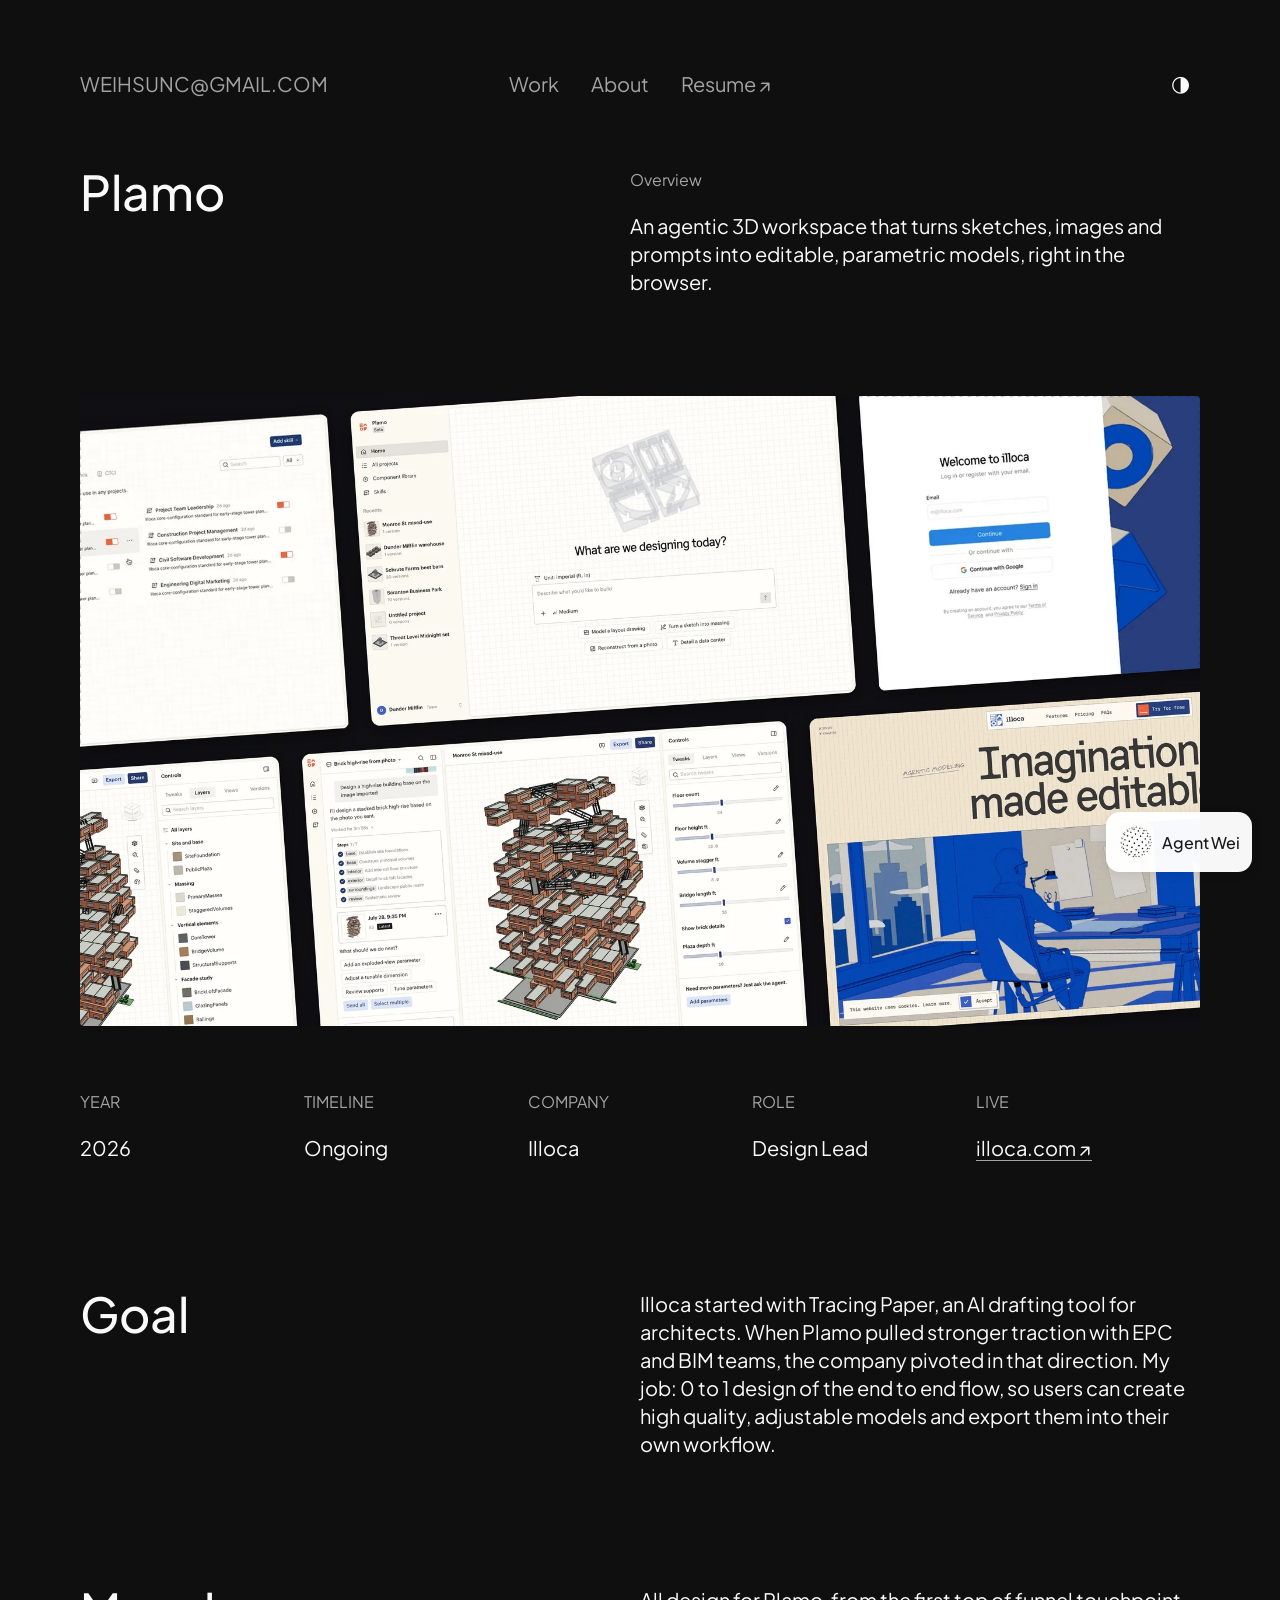
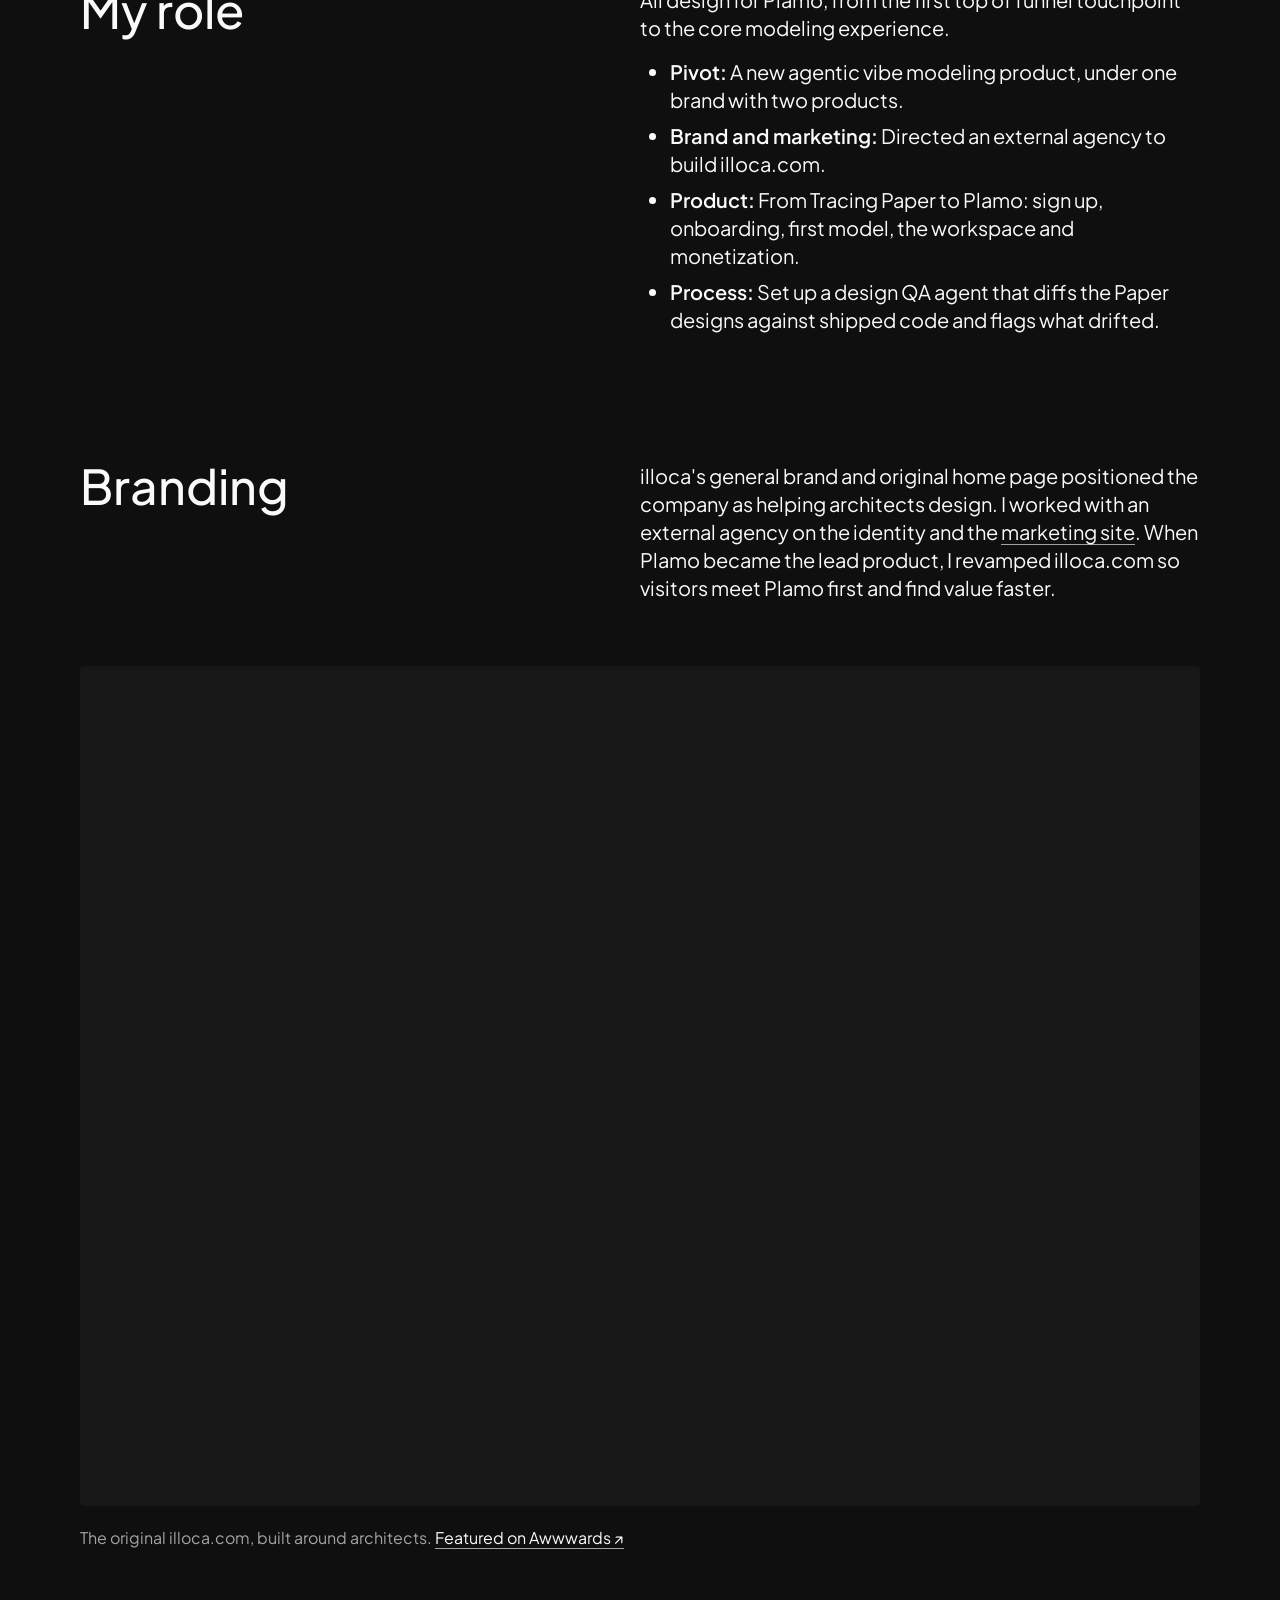
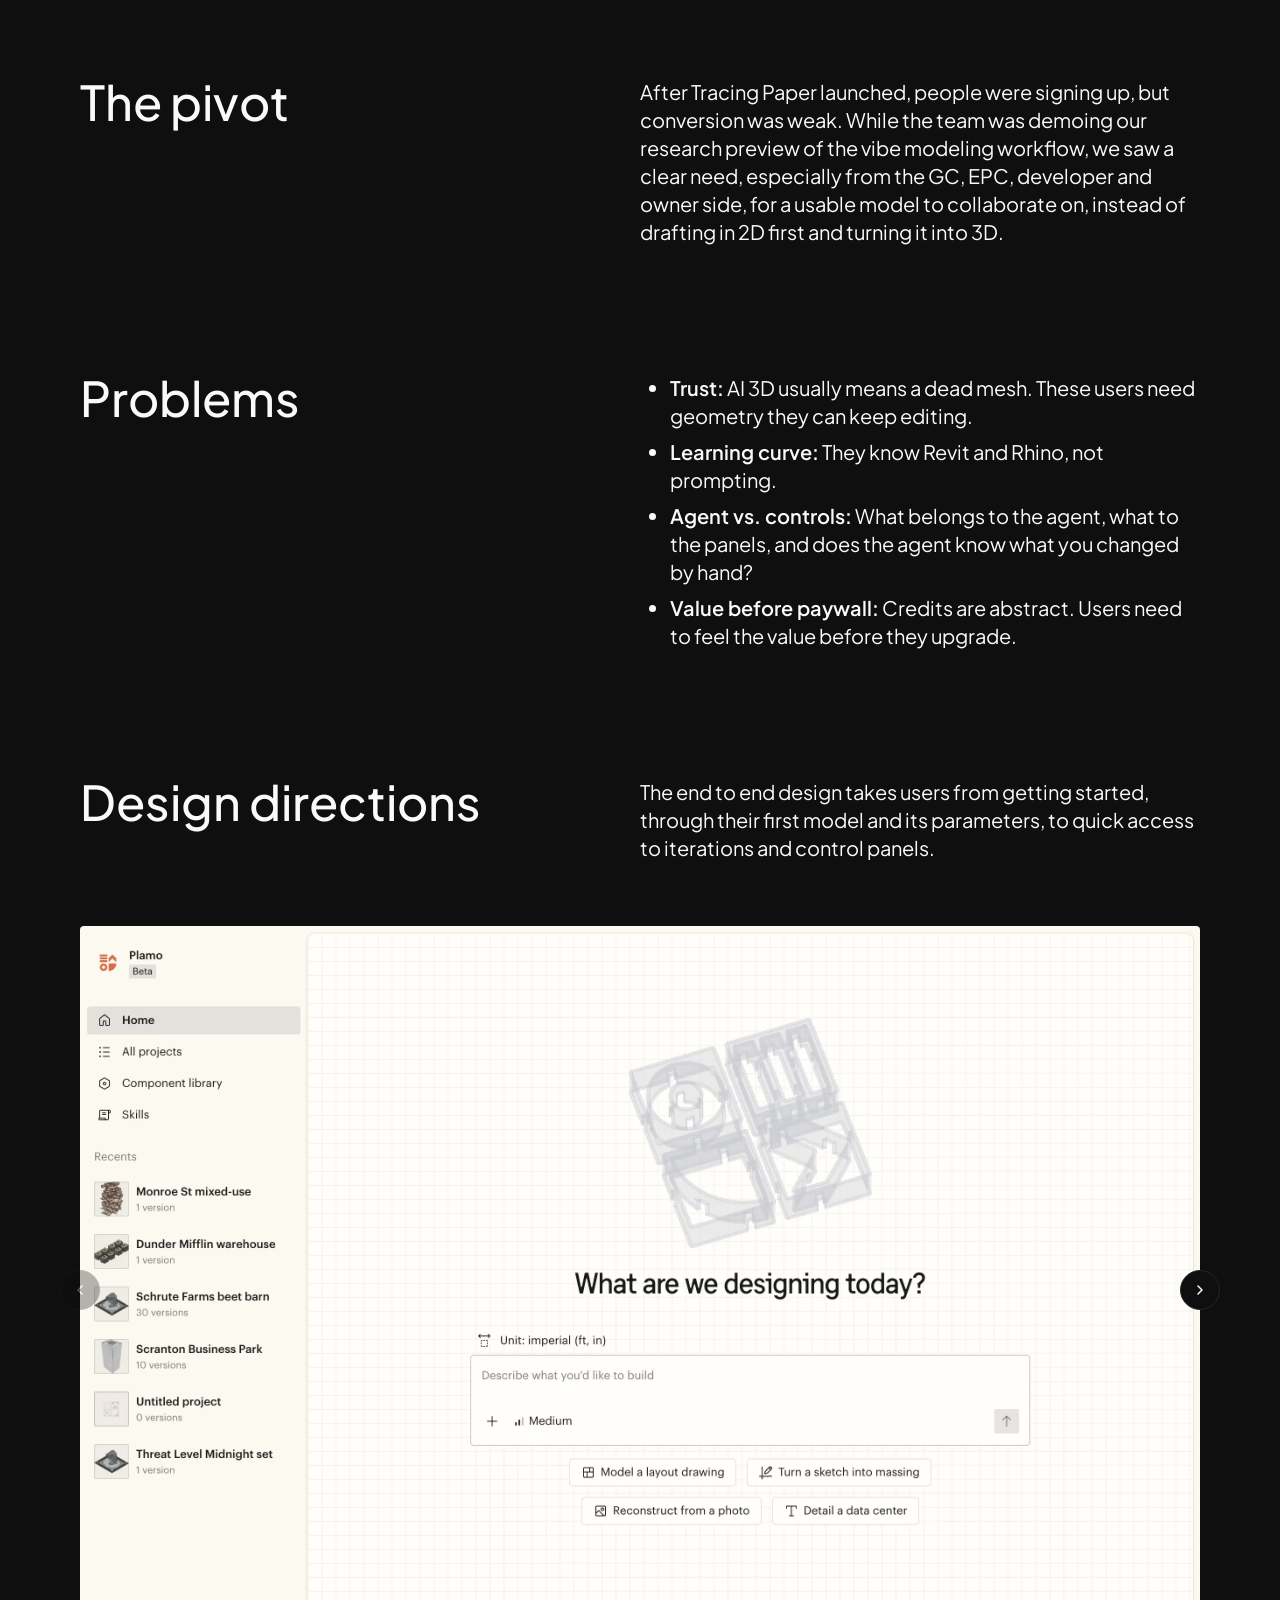
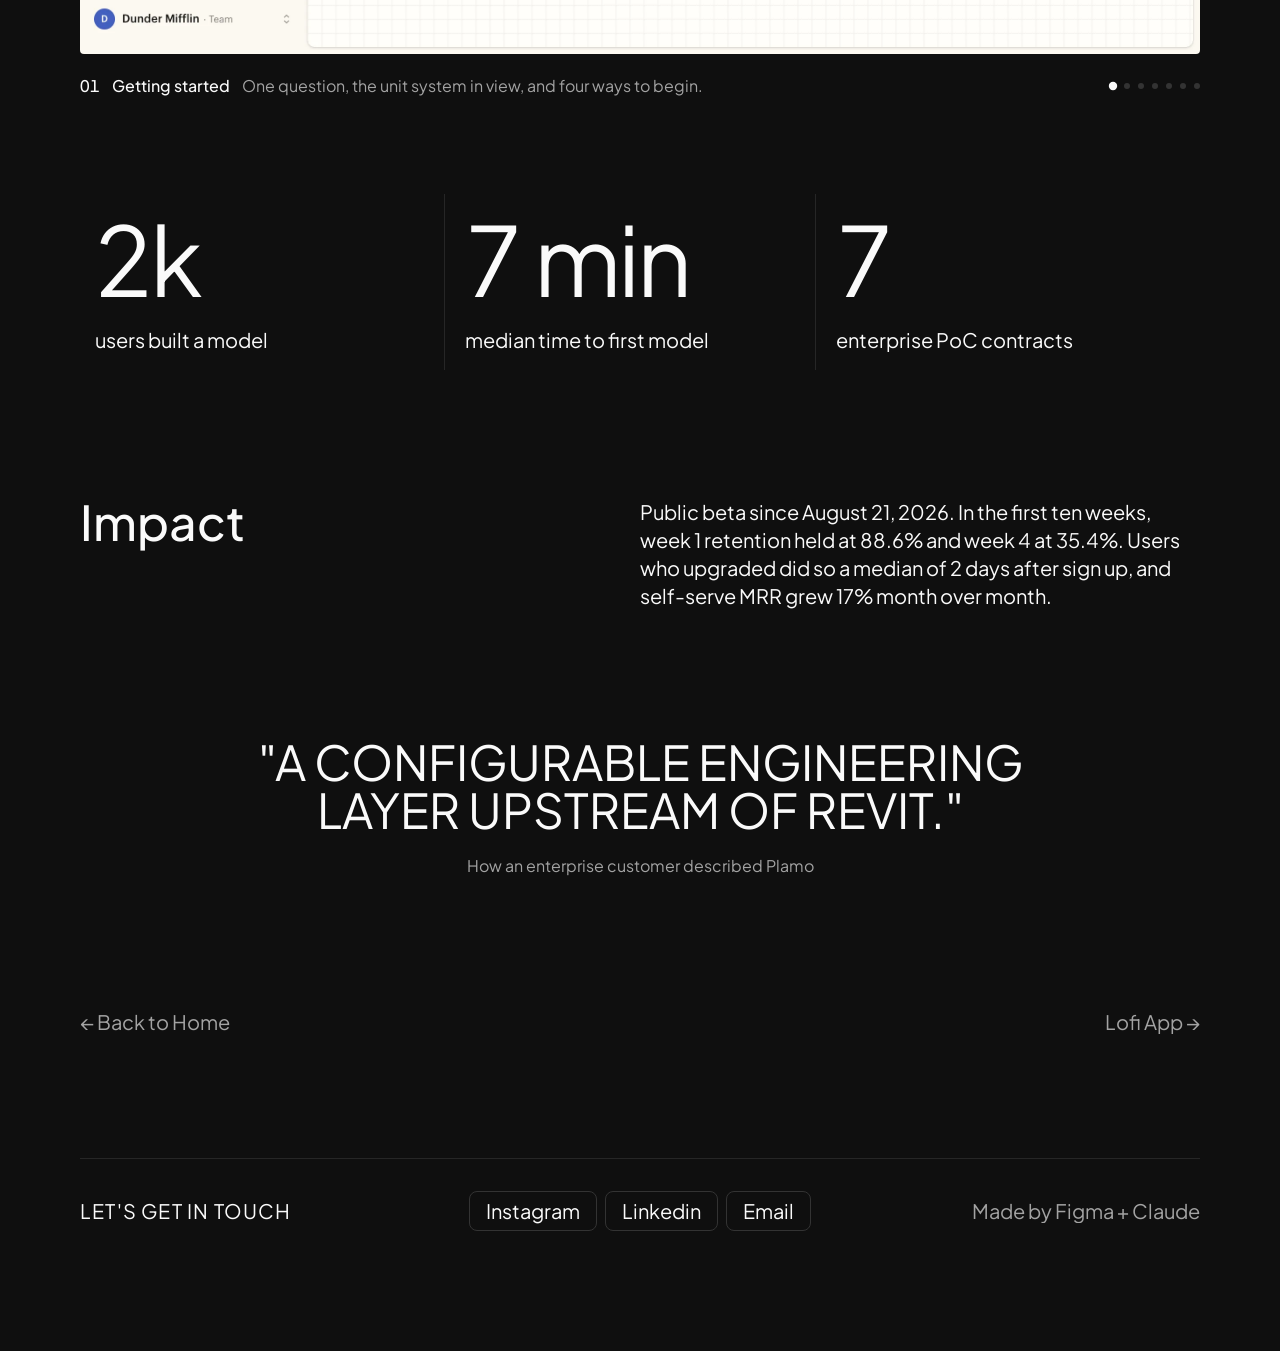
<file: plamo.html>
<!DOCTYPE html>
<html lang="en">
<head>
  <meta charset="UTF-8" />
  <meta name="viewport" content="width=device-width, initial-scale=1.0" />
  <title>Plamo — Wei-Hsun Chen</title>
  <meta name="description" content="Plamo by Illoca: an agentic 3D workspace that turns sketches, images and prompts into editable, parametric models in the browser. Design lead case study by Wei-Hsun Chen." />
  <meta name="robots" content="noindex" />
  <link rel="icon" type="image/x-icon" href="images/favicon.ico" />
  <link rel="icon" type="image/png" sizes="32x32" href="images/favicon-32x32.png" />
  <link rel="apple-touch-icon" sizes="180x180" href="images/apple-touch-icon.png" />

  <link rel="preconnect" href="https://fonts.googleapis.com" />
  <link rel="preconnect" href="https://fonts.gstatic.com" crossorigin />
  <link href="https://fonts.googleapis.com/css2?family=Plus+Jakarta+Sans:wght@300;400;500;600;700;800&display=swap" rel="stylesheet" />
  <link rel="stylesheet" href="shared.css" />
  <link rel="stylesheet" href="chatbot.css" />
  <link rel="stylesheet" href="talk.css" />

  <!-- Prevent theme flash -->
  <script>(function(){var t=localStorage.getItem('theme')||'dark';document.documentElement.setAttribute('data-theme',t);})();</script>

  <!-- Vercel Web Analytics -->
  <script defer src="https://cdn.vercel-insights.com/v1/script.js"></script>

  <style>
    /* ─── Plamo brand accent (illoca rust orange) ───────────── */
    :root { --plamo: #EC633D; --plamo-paper: #FEF9F1; }

    /* ─── Wider nav + content for project pages ───────────── */
    nav { padding: 64px 80px 0; }
    .pp-content { padding: 0 80px; }

    /* ─── Overview ───────────────────────────────────────── */
    .pp-overview {
      display: flex;
      align-items: flex-start;
      padding: 64px 0 100px;
    }
    .pp-overview-title {
      flex: 1 0 0;
      font-size: 48px;
      font-weight: 500;
      line-height: 1;
      max-width: 633px;
    }
    .pp-overview-right {
      flex: 1 0 0;
      display: flex;
      flex-direction: column;
      gap: 20px;
      max-width: 633px;
      padding-right: 20px;
    }
    .pp-overview-label { font-size: 16px; line-height: 24px; color: var(--muted-foreground); }
    .pp-overview-desc  { font-size: 20px; line-height: 28px; }

    /* ─── Cover image ────────────────────────────────────── */
    .pp-cover {
      aspect-ratio: 16 / 9;
      width: 100%;
      overflow: hidden;
      border-radius: 4px;
      cursor: none !important;
    }
    .pp-cover img { width: 100%; height: 100%; object-fit: cover; object-position: center; }

    /* ─── Meta row ───────────────────────────────────────── */
    .pp-meta {
      display: flex;
      align-items: flex-start;
      flex-wrap: wrap;
      gap: 40px 0;
      padding: 64px 0;
    }
    .pp-meta-item {
      flex: 1 0 0;
      min-width: 200px;
      display: flex;
      flex-direction: column;
      gap: 20px;
      padding-right: 20px;
    }
    .pp-meta-label { font-size: 16px; line-height: 24px; color: var(--muted-foreground); }
    .pp-meta-value { font-size: 20px; line-height: 28px; }
    .pp-meta-value a {
      color: inherit;
      border-bottom: 1px solid var(--muted-foreground);
      transition: border-color 150ms ease;
    }
    .pp-meta-value a:hover { border-color: var(--foreground); }

    /* ─── Two-col section ────────────────────────────────── */
    .pp-title-section {
      display: flex;
      align-items: flex-start;
      justify-content: space-between;
      padding: 64px 0;
    }
    .pp-section-title {
      flex: 1 0 0;
      font-size: 48px;
      font-weight: 500;
      line-height: 1;
    }
    .pp-section-desc {
      flex: 1 0 0;
      font-size: 20px;
      line-height: 28px;
      max-width: 720px;
    }
    .pp-section-desc p + p { margin-top: 24px; }
    .pp-section-desc ul { list-style: disc; padding-left: 30px; margin-top: 16px; }
    .pp-section-desc ul li { font-size: 20px; line-height: 28px; margin-bottom: 8px; }
    .pp-section-desc ul li:last-child { margin-bottom: 0; }
    .pp-section-desc strong { font-weight: 600; }
    .pp-section-desc a {
      color: inherit;
      border-bottom: 1px solid var(--muted-foreground);
      transition: border-color 150ms ease;
    }
    .pp-section-desc a:hover { border-color: var(--foreground); }

    /* ─── Text blocks ────────────────────────────────────── */
    .pp-text { padding-bottom: 64px; }
    .pp-text p { font-size: 20px; line-height: 28px; }
    .pp-text p + p { margin-top: 24px; }
    .pp-text ul { list-style: disc; padding-left: 30px; margin: 24px 0 0; }
    .pp-text ul li { font-size: 20px; line-height: 28px; margin-bottom: 8px; }
    .pp-text ul li:last-child { margin-bottom: 0; }
    .pp-text strong { font-weight: 600; }
    .pp-text .pp-eyebrow {
      font-size: 16px;
      line-height: 24px;
      color: var(--muted-foreground);
      margin-bottom: 12px;
    }

    /* ─── Flow carousel ──────────────────────────────────── */
    .pp-carousel { position: relative; padding-bottom: 64px; }
    .pp-carousel-track-wrap { overflow: hidden; border-radius: 4px; background: var(--card); }
    .pp-carousel-track {
      display: flex;
      transition: transform 400ms cubic-bezier(0.4, 0, 0.2, 1);
    }
    .pp-carousel-slide { flex: 0 0 100%; aspect-ratio: 1280 / 832; cursor: none !important; }
    .pp-carousel-slide img { width: 100%; height: 100%; object-fit: cover; display: block; }
    .pp-carousel-meta {
      display: flex;
      align-items: flex-start;
      justify-content: space-between;
      gap: 24px;
      margin-top: 20px;
    }
    .pp-carousel-label {
      display: flex;
      gap: 12px;
      font-size: 16px;
      line-height: 24px;
      color: var(--muted-foreground);
    }
    .pp-carousel-label strong { color: var(--foreground); font-weight: 500; white-space: nowrap; }
    .pp-carousel-num { color: var(--foreground); font-weight: 500; font-variant-numeric: tabular-nums; }
    .pp-carousel-dots { display: flex; gap: 8px; padding-top: 9px; flex-shrink: 0; }
    .pp-carousel-dot {
      width: 6px; height: 6px; border-radius: 50%;
      background: var(--border-subtle); border: none; padding: 0; cursor: pointer;
      transition: background 200ms ease, transform 200ms ease;
    }
    .pp-carousel-dot.active { background: var(--foreground); transform: scale(1.4); }
    .pp-carousel-btn {
      position: absolute; top: 50%; transform: translateY(calc(-50% - 54px));
      width: 40px; height: 40px; border-radius: 50%;
      background: var(--background); border: 1px solid var(--border);
      color: var(--foreground); cursor: pointer;
      display: flex; align-items: center; justify-content: center;
      transition: background 150ms ease, opacity 150ms ease;
      z-index: 1;
    }
    .pp-carousel-btn:hover { background: var(--muted); }
    .pp-carousel-btn.disabled { opacity: 0.3; pointer-events: none; }
    .pp-carousel-btn-prev { left: -20px; }
    .pp-carousel-btn-next { right: -20px; }

    /* ─── Homepage video ─────────────────────────────────── */
    .pp-video {
      aspect-ratio: 4 / 3;
      width: 100%;
      overflow: hidden;
      border-radius: 4px;
      margin-bottom: 64px;
      background: var(--card);
    }
    .pp-video video { width: 100%; height: 100%; object-fit: cover; display: block; }

    /* ─── Caption ────────────────────────────────────────── */
    .pp-caption {
      font-size: 16px;
      line-height: 24px;
      color: var(--muted-foreground);
      margin: -44px 0 64px;
    }
    .pp-caption a {
      color: var(--foreground);
      border-bottom: 1px solid var(--muted-foreground);
      transition: border-color 150ms ease;
    }
    .pp-caption a:hover { border-color: var(--foreground); }

    /* ─── Stats row ──────────────────────────────────────── */
    .pp-stats {
      display: flex;
      gap: 20px;
      padding: 32px 15px 64px;
    }
    .pp-stat {
      flex: 1 0 0;
      display: flex;
      flex-direction: column;
      gap: 20px;
      padding: 16px 16px 16px 0;
      border-right: 1px solid var(--border);
    }
    .pp-stat:last-child { border-right: none; }
    .pp-stat-number {
      font-size: 96px;
      line-height: 1;
      font-weight: 400;
      letter-spacing: -0.03em;
      font-variant-numeric: tabular-nums;
      white-space: nowrap;
    }
    .pp-stat-number small { font-size: 0.42em; letter-spacing: 0; margin-left: 6px; }
    .pp-stat-label { font-size: 20px; line-height: 28px; }

    /* ─── Impact list ────────────────────────────────────── */
    .pp-quote {
      padding: 64px 0;
      margin: 0 0 32px;
      text-align: center;
    }
    .pp-quote p {
      font-size: 48px;
      font-weight: 400;
      line-height: 1;
      text-transform: uppercase;
      color: var(--foreground);
      max-width: 900px;
      margin: 0 auto;
    }
    .pp-quote cite {
      display: block;
      margin-top: 20px;
      font-size: 16px;
      line-height: 24px;
      font-style: normal;
      color: var(--muted-foreground);
    }

    /* ─── Bottom navigation ──────────────────────────────── */
    .pp-nav {
      display: flex;
      align-items: center;
      padding-bottom: 120px;
      padding-top: 32px;
    }
    .pp-nav-back,
    .pp-nav-next {
      display: flex; gap: 4px; align-items: center;
      color: var(--muted-foreground); font-size: 20px;
      transition: color 150ms ease;
    }
    .pp-nav-back:hover,
    .pp-nav-next:hover { color: var(--foreground); }
    .pp-nav-spacer { flex: 1; }

    /* ─── Footer ─────────────────────────────────────────── */
    footer { padding: 0 80px 120px; }
    .footer-row {
      display: grid;
      grid-template-columns: 1fr auto 1fr;
      align-items: center;
      border-top: 1px solid var(--border);
      padding-top: 32px;
    }
    .footer-cta {
      font-size: var(--text-body); font-weight: 400;
      text-transform: uppercase; letter-spacing: 0.06em; white-space: nowrap;
    }
    .footer-social { display: flex; gap: 8px; justify-self: center; }
    .footer-end {
      display: flex; align-items: baseline;
      justify-self: end; gap: 12px;
    }
    .footer-credit { font-size: var(--text-body); color: var(--muted-foreground); }

    /* ─── Scroll reveal ──────────────────────────────────── */
    .reveal {
      opacity: 0;
      transform: translateY(20px);
      transition: opacity 600ms ease, transform 600ms ease;
    }
    .reveal.visible {
      opacity: 1;
      transform: translateY(0);
    }

    /* ─── Responsive ─────────────────────────────────────── */
    @media (max-width: 900px) {
      nav { padding: 40px 20px 0; }
      .pp-content { padding: 0 20px; }
      footer { padding: 0 20px 100px; }
      .pp-overview { flex-direction: column; gap: 32px; padding: 48px 0 60px; }
      .pp-title-section { flex-direction: column; gap: 24px; padding: 48px 0; }
      .pp-stats { flex-direction: column; padding: 24px 0; }
      .pp-stat { border-right: none; border-bottom: 1px solid var(--border); padding: 16px 0; }
      .pp-stat:last-child { border-bottom: none; }
      .pp-stat-number { font-size: 64px; }
      .pp-carousel-btn-prev { left: 8px; }
      .pp-carousel-btn-next { right: 8px; }
      .pp-carousel-meta { flex-direction: column; gap: 12px; }
      .pp-carousel-label { flex-wrap: wrap; }
      .pp-quote p { font-size: 32px; }
      .footer-row { display: flex; flex-direction: column; align-items: flex-start; gap: 16px; }
      .footer-social, .footer-end { justify-self: unset; }
    }
    @media (max-width: 480px) {
      .pp-overview-title { font-size: 36px; }
      .pp-section-title  { font-size: 36px; }
      .pp-quote p { font-size: 24px; }
    }
  </style>
</head>
<body>

  <!-- Mobile Drawer -->
  <div class="mobile-drawer" id="mobileDrawer" aria-hidden="true">
    <button class="drawer-close" onclick="closeDrawer()">Close</button>
    <a href="index.html" class="drawer-item" onclick="closeDrawer()">Work</a>
    <a href="about.html" class="drawer-item" onclick="closeDrawer()">About</a>
    <a href="https://drive.google.com/file/d/17B3OpiTCQ_joCC2AuKuUdBs1w2T4iT-V/view?usp=sharing" target="_blank" rel="noopener" class="drawer-item" onclick="closeDrawer()">Resume ↗</a>
  </div>

  <!-- Navigation -->
  <nav>
    <a href="mailto:weihsunc@gmail.com" class="nav-email" target="_blank" rel="noopener">weihsunc@gmail.com</a>
    <div class="nav-tabs-group">
      <a href="index.html" class="nav-tab">Work</a>
      <a href="about.html" class="nav-tab">About</a>
      <a href="https://drive.google.com/file/d/17B3OpiTCQ_joCC2AuKuUdBs1w2T4iT-V/view?usp=sharing" target="_blank" rel="noopener" class="nav-tab">Resume ↗</a>
    </div>
    <div class="nav-right">
      <button class="btn-menu" onclick="openDrawer()" aria-label="Open menu">Menu</button>
      <button class="btn-ghost" onclick="toggleTheme()" aria-label="Toggle theme">
        <span class="theme-icon">◑</span>
      </button>
    </div>
  </nav>

  <main>
    <div class="pp-content">

      <!-- Overview -->
      <div class="pp-overview">
        <h1 class="pp-overview-title">Plamo</h1>
        <div class="pp-overview-right">
          <p class="pp-overview-label">Overview</p>
          <p class="pp-overview-desc">An agentic 3D workspace that turns sketches, images and prompts into editable, parametric models, right in the browser.</p>
        </div>
      </div>

      <!-- Cover Image -->
      <div class="pp-cover">
        <img src="images/plamo-cover.webp" alt="Collage of Plamo screens: skills, home, sign in, layers panel, the workspace with a brick loft model, and the illoca marketing site" />
      </div>

      <!-- Meta Row -->
      <div class="pp-meta">
        <div class="pp-meta-item">
          <p class="pp-meta-label">YEAR</p>
          <p class="pp-meta-value">2026</p>
        </div>
        <div class="pp-meta-item">
          <p class="pp-meta-label">TIMELINE</p>
          <p class="pp-meta-value">Ongoing</p>
        </div>
        <div class="pp-meta-item">
          <p class="pp-meta-label">COMPANY</p>
          <p class="pp-meta-value">Illoca</p>
        </div>
        <div class="pp-meta-item">
          <p class="pp-meta-label">ROLE</p>
          <p class="pp-meta-value">Design Lead</p>
        </div>
        <div class="pp-meta-item">
          <p class="pp-meta-label">LIVE</p>
          <p class="pp-meta-value"><a href="https://illoca.com" target="_blank" rel="noopener">illoca.com ↗</a></p>
        </div>
      </div>

      <!-- Goal -->
      <div class="pp-title-section reveal">
        <h2 class="pp-section-title">Goal</h2>
        <p class="pp-section-desc">Illoca started with Tracing Paper, an AI drafting tool for architects. When Plamo pulled stronger traction with EPC and BIM teams, the company pivoted in that direction. My job: 0 to 1 design of the end to end flow, so users can create high quality, adjustable models and export them into their own workflow.</p>
      </div>

      <!-- My role -->
      <div class="pp-title-section reveal">
        <h2 class="pp-section-title">My role</h2>
        <div class="pp-section-desc">
          <p>All design for Plamo, from the first top of funnel touchpoint to the core modeling experience.</p>
          <ul>
            <li><strong>Pivot:</strong> A new agentic vibe modeling product, under one brand with two products.</li>
            <li><strong>Brand and marketing:</strong> Directed an external agency to build illoca.com.</li>
            <li><strong>Product:</strong> From Tracing Paper to Plamo: sign up, onboarding, first model, the workspace and monetization.</li>
            <li><strong>Process:</strong> Set up a design QA agent that diffs the Paper designs against shipped code and flags what drifted.</li>
          </ul>
        </div>
      </div>

      <!-- Branding -->
      <div class="pp-title-section reveal">
        <h2 class="pp-section-title">Branding</h2>
        <div class="pp-section-desc">
          <p>illoca's general brand and original home page positioned the company as helping architects design. I worked with an external agency on the identity and the <a href="https://www.awwwards.com/sites/illoca" target="_blank" rel="noopener">marketing site</a>. When Plamo became the lead product, I revamped illoca.com so visitors meet Plamo first and find value faster.</p>
        </div>
      </div>

      <div class="pp-video reveal">
        <video autoplay muted loop playsinline preload="metadata" aria-label="Scrolling through the illoca.com homepage">
          <source src="images/plamo-home-scroll.mp4" type="video/mp4">
        </video>
      </div>
      <p class="pp-caption">The original illoca.com, built around architects. <a href="https://www.awwwards.com/sites/illoca" target="_blank" rel="noopener">Featured on Awwwards ↗</a></p>

      <!-- The pivot -->
      <div class="pp-title-section reveal">
        <h2 class="pp-section-title">The pivot</h2>
        <div class="pp-section-desc">
          <p>After Tracing Paper launched, people were signing up, but conversion was weak. While the team was demoing our research preview of the vibe modeling workflow, we saw a clear need, especially from the GC, EPC, developer and owner side, for a usable model to collaborate on, instead of drafting in 2D first and turning it into 3D.</p>
        </div>
      </div>

      <!-- Problems -->
      <div class="pp-title-section reveal">
        <h2 class="pp-section-title">Problems</h2>
        <div class="pp-section-desc">
          <ul style="margin-top:0;">
            <li><strong>Trust:</strong> AI 3D usually means a dead mesh. These users need geometry they can keep editing.</li>
            <li><strong>Learning curve:</strong> They know Revit and Rhino, not prompting.</li>
            <li><strong>Agent vs. controls:</strong> What belongs to the agent, what to the panels, and does the agent know what you changed by hand?</li>
            <li><strong>Value before paywall:</strong> Credits are abstract. Users need to feel the value before they upgrade.</li>
          </ul>
        </div>
      </div>

      <!-- Design directions -->
      <div class="pp-title-section reveal">
        <h2 class="pp-section-title">Design directions</h2>
        <p class="pp-section-desc">The end to end design takes users from getting started, through their first model and its parameters, to quick access to iterations and control panels.</p>
      </div>

      <div class="pp-carousel reveal" id="flowCarousel">
        <button class="pp-carousel-btn pp-carousel-btn-prev disabled" id="carouselPrev" aria-label="Previous screen">
          <svg width="16" height="16" viewBox="0 0 16 16" fill="none"><path d="M10 12L6 8l4-4" stroke="currentColor" stroke-width="1.5" stroke-linecap="round" stroke-linejoin="round"/></svg>
        </button>
        <div class="pp-carousel-track-wrap">
          <div class="pp-carousel-track" id="carouselTrack">
            <div class="pp-carousel-slide"><img src="images/plamo-home.webp" alt="Plamo: Getting started" /></div>
            <div class="pp-carousel-slide"><img src="images/plamo-prompt.webp" alt="Plamo: First model" /></div>
            <div class="pp-carousel-slide"><img src="images/plamo-generating.webp" alt="Plamo: Plan" /></div>
            <div class="pp-carousel-slide"><img src="images/plamo-tweaks.webp" alt="Plamo: Model created" /></div>
            <div class="pp-carousel-slide"><img src="images/plamo-layers.webp" alt="Plamo: Controls" /></div>
            <div class="pp-carousel-slide"><img src="images/plamo-views.webp" alt="Plamo: Views" /></div>
            <div class="pp-carousel-slide"><img src="images/plamo-export.webp" alt="Plamo: Export" /></div>
          </div>
        </div>
        <button class="pp-carousel-btn pp-carousel-btn-next" id="carouselNext" aria-label="Next screen">
          <svg width="16" height="16" viewBox="0 0 16 16" fill="none"><path d="M6 4l4 4-4 4" stroke="currentColor" stroke-width="1.5" stroke-linecap="round" stroke-linejoin="round"/></svg>
        </button>
        <div class="pp-carousel-meta">
          <p class="pp-carousel-label"><span class="pp-carousel-num" id="carouselNum">01</span><strong id="carouselTitle">Getting started</strong><span id="carouselDesc">One question, the unit system in view, and four ways to begin.</span></p>
          <div class="pp-carousel-dots" id="carouselDots">
          <button class="pp-carousel-dot active" data-index="0" aria-label="Getting started"></button>
          <button class="pp-carousel-dot" data-index="1" aria-label="First model"></button>
          <button class="pp-carousel-dot" data-index="2" aria-label="Plan"></button>
          <button class="pp-carousel-dot" data-index="3" aria-label="Model created"></button>
          <button class="pp-carousel-dot" data-index="4" aria-label="Controls"></button>
          <button class="pp-carousel-dot" data-index="5" aria-label="Views"></button>
          <button class="pp-carousel-dot" data-index="6" aria-label="Export"></button>
          </div>
        </div>
      </div>

      <!-- Stats -->
      <div class="pp-stats reveal">
        <div class="pp-stat">
          <span class="pp-stat-number" data-target="3" data-decimals="0" data-suffix="k">0</span>
          <span class="pp-stat-label">users built a model</span>
        </div>
        <div class="pp-stat">
          <span class="pp-stat-number" data-target="9" data-decimals="0" data-suffix=" min">0</span>
          <span class="pp-stat-label">median time to first model</span>
        </div>
        <div class="pp-stat">
          <span class="pp-stat-number" data-target="8" data-decimals="0">0</span>
          <span class="pp-stat-label">enterprise PoC contracts</span>
        </div>
      </div>

      <!-- Impact -->
      <div class="pp-title-section reveal">
        <h2 class="pp-section-title">Impact</h2>
        <p class="pp-section-desc">Public beta since August 21, 2026. In the first ten weeks, week 1 retention held at 88.6% and week 4 at 35.4%. Users who upgraded did so a median of 2 days after sign up, and self-serve MRR grew 17% month over month.</p>
      </div>

      <div class="pp-quote reveal">
        <p>"A configurable engineering layer upstream of Revit."</p>
        <cite>How an enterprise customer described Plamo</cite>
      </div>

      <!-- Bottom Nav -->
      <div class="pp-nav">
        <a href="index.html" class="pp-nav-back">← Back to Home</a>
        <span class="pp-nav-spacer"></span>
        <a href="lofi.html" class="pp-nav-next">Lofi App →</a>
      </div>

    </div>
  </main>

  <!-- Footer -->
  <footer id="contact">
    <div class="footer-row">
      <span class="footer-cta">Let's get in touch</span>
      <div class="footer-social">
        <a href="https://www.instagram.com/weiweistreet/" target="_blank" rel="noopener" class="btn">Instagram</a>
        <a href="https://www.linkedin.com/in/weihsunchen/" target="_blank" rel="noopener" class="btn">Linkedin</a>
        <a href="mailto:weihsunc@gmail.com" class="btn">Email</a>
      </div>
      <div class="footer-end">
        <a href="https://github.com/weihsunc/portfolio" target="_blank" rel="noopener" class="footer-credit footer-credit-link"><span class="footer-credit-inner"><span class="footer-credit-line">Made by Figma + Claude</span><span class="footer-credit-line">View on GitHub ↗</span></span></a>
      </div>
    </div>
  </footer>

  <script src="shared.js"></script>
  <script>
    const IMG_SEL = '.pp-cover';
    initViewCursor(IMG_SEL);
    initLightbox(IMG_SEL);

    initProjectAnimations();

    // Flow carousel
    (function () {
      const labels = [["Getting started","One question, the unit system in view, and four ways to begin."],["First model","Drop in an image or a sketch and describe the brief."],["Plan","The agent explains how it read the brief and what it will build before credits are spent."],["Model created","The model lands with the parameters the agent built it from, ready to adjust."],["Controls","Layers lock and hide parts of the model."],["Views","Saved plan and elevation views so the file reads like a drawing set."],["Export","Rhino, Grasshopper, SketchUp, STEP, DWG and more, with layer selection."]];
      const track = document.getElementById('carouselTrack');
      const prev  = document.getElementById('carouselPrev');
      const next  = document.getElementById('carouselNext');
      const dots  = document.querySelectorAll('.pp-carousel-dot');
      const num   = document.getElementById('carouselNum');
      const title = document.getElementById('carouselTitle');
      const desc  = document.getElementById('carouselDesc');
      const total = labels.length;
      let current = 0;
      function goTo(n) {
        current = Math.max(0, Math.min(n, total - 1));
        track.style.transform = `translateX(-${current * 100}%)`;
        dots.forEach((d, i) => d.classList.toggle('active', i === current));
        prev.classList.toggle('disabled', current === 0);
        next.classList.toggle('disabled', current === total - 1);
        num.textContent = String(current + 1).padStart(2, '0');
        title.textContent = labels[current][0];
        desc.textContent = labels[current][1];
      }
      prev.addEventListener('click', () => goTo(current - 1));
      next.addEventListener('click', () => goTo(current + 1));
      dots.forEach(d => d.addEventListener('click', () => goTo(+d.dataset.index)));
      let startX = 0;
      track.parentElement.addEventListener('pointerdown', e => { startX = e.clientX; });
      track.parentElement.addEventListener('pointerup', e => {
        const dx = e.clientX - startX;
        if (Math.abs(dx) > 40) goTo(dx < 0 ? current + 1 : current - 1);
      });
      document.addEventListener('keydown', e => {
        if (e.key === 'ArrowRight') goTo(current + 1);
        if (e.key === 'ArrowLeft') goTo(current - 1);
      });
    })();

    // Big-number counters: data-target (number), data-decimals, data-suffix.
    const statNums = document.querySelectorAll('.pp-stat-number[data-target]');
    const statsObs = new IntersectionObserver((entries) => {
      entries.forEach(e => {
        if (!e.isIntersecting) return;
        const el = e.target;
        const target = parseFloat(el.dataset.target);
        const decimals = parseInt(el.dataset.decimals || '0', 10);
        const suffix = el.dataset.suffix || '';
        const duration = 1400;
        const start = performance.now();
        function fmt(n) {
          return n.toLocaleString('en-US', { minimumFractionDigits: decimals, maximumFractionDigits: decimals });
        }
        function step(now) {
          const progress = Math.min((now - start) / duration, 1);
          const eased = 1 - Math.pow(1 - progress, 3);
          el.textContent = fmt(eased * target) + suffix;
          if (progress < 1) requestAnimationFrame(step);
          else el.textContent = fmt(target) + suffix;
        }
        requestAnimationFrame(step);
        statsObs.unobserve(el);
      });
    }, { threshold: 0.5 });
    statNums.forEach(el => statsObs.observe(el));
  </script>
  <script src="talk.js"></script>
  <script src="chatbot.js"></script>

</body>
</html>
</file>
<file: shared.css>
/* ═══════════════════════════════════════════════════════
   SHARED STYLESHEET — Wei-Hsun Chen Portfolio
   Edit design tokens here to restyle the whole site.
   ═══════════════════════════════════════════════════════

   COLOR TOKENS (shadcn conventions)
   --background          page background
   --foreground          primary text / icons
   --muted               hover / subtle fill
   --muted-foreground    secondary / caption text
   --border              section dividers
   --border-subtle       button / input borders
   --card                image placeholder bg
   --ring                focus ring / hover border

   TYPOGRAPHY TOKENS
   --font-sans           all text (Plus Jakarta Sans)
   --text-body           20px — body, labels, nav, card text
   --text-heading        48px — section headings, footer CTA
   --text-display        fluid — hero headline (set per page)

   SHAPE TOKENS
   --radius              0.5rem — buttons, cards
   --radius-full         9999px — pill / badge
═══════════════════════════════════════════════════════ */

/* ─── Design Tokens — Dark (default) ─────────────────── */
:root {
  --background:       hsl(0 0% 5.9%);
  --foreground:       hsl(0 0% 98%);
  --muted:            hsl(0 0% 14.9%);
  --muted-foreground: #A3A3A3;
  --border:           hsl(0 0% 14.9%);
  --border-subtle:    hsl(0 0% 20%);
  --card:             hsl(0 0% 9%);
  --ring:             hsl(0 0% 70%);

  --radius:      0.5rem;
  --radius-full: 9999px;

  --font-sans:    'Plus Jakarta Sans', -apple-system, BlinkMacSystemFont, sans-serif;
  --text-body:    20px;
  --text-heading: 48px;
  --text-display: clamp(36px, 5vw, 48px);
}

/* ─── Design Tokens — Light ──────────────────────────── */
[data-theme="light"] {
  --background:       hsl(0 0% 98%);
  --foreground:       hsl(0 0% 3.9%);
  --muted:            hsl(0 0% 93%);
  --muted-foreground: #737373;
  --border:           hsl(0 0% 89%);
  --border-subtle:    hsl(0 0% 82%);
  --card:             hsl(0 0% 96%);
  --ring:             hsl(0 0% 30%);
}

/* ─── Reset ───────────────────────────────────────────── */
*, *::before, *::after { box-sizing: border-box; margin: 0; padding: 0; }
html { scroll-behavior: smooth; -webkit-font-smoothing: antialiased; }
body {
  background-color: var(--background);
  color: var(--foreground);
  font-family: var(--font-sans);
  font-size: var(--text-body);
  line-height: 1.6;
  overflow-x: hidden;
}
a   { color: inherit; text-decoration: none; }
img { display: block; max-width: 100%; }

/* ─── Button ──────────────────────────────────────────── */
.btn {
  display: inline-flex;
  align-items: center;
  justify-content: center;
  gap: 6px;
  font-family: var(--font-sans);
  font-size: var(--text-body);
  font-weight: 400;
  white-space: nowrap;
  cursor: pointer;
  border: 1px solid var(--border-subtle);
  border-radius: var(--radius);
  background: transparent;
  color: var(--foreground);
  padding: 8px 16px;
  height: 40px;
  transition: background 150ms ease, border-color 150ms ease;
  outline: none;
  -webkit-appearance: none;
}
.btn:hover { background: var(--muted); border-color: var(--ring); }

/* ─── Ghost (icon) Button ────────────────────────────── */
.btn-ghost {
  display: inline-flex;
  align-items: center;
  justify-content: center;
  width: 40px;
  height: 40px;
  border-radius: var(--radius);
  border: none;
  background: transparent;
  color: var(--foreground);
  cursor: pointer;
  font-size: 22px;
  transition: background 150ms ease;
  outline: none;
}
.btn-ghost:hover { background: var(--muted); }
.btn-ghost .theme-icon {
  display: inline-block;
  transition: transform 300ms cubic-bezier(0.4, 0, 0.2, 1);
}
.btn-ghost:hover .theme-icon { transform: rotate(180deg); }

/* ─── Menu button (mobile only) ──────────────────────── */
.btn-menu {
  display: none;
  font-family: var(--font-sans);
  font-size: var(--text-body);
  font-weight: 400;
  color: var(--foreground);
  background: transparent;
  border: 1px solid var(--border-subtle);
  border-radius: var(--radius);
  padding: 8px 16px;
  height: 40px;
  cursor: pointer;
  transition: background 150ms ease, border-color 150ms ease;
}
.btn-menu:hover { background: var(--muted); border-color: var(--ring); }

/* ─── Badge / Social Pill ────────────────────────────── */
.badge {
  display: inline-flex;
  align-items: center;
  justify-content: center;
  font-family: var(--font-sans);
  font-size: var(--text-body);
  font-weight: 400;
  border: 1px solid var(--border-subtle);
  border-radius: var(--radius-full);
  padding: 6px 20px;
  height: 40px;
  background: transparent;
  color: var(--foreground);
  transition: background 150ms ease, border-color 150ms ease;
  cursor: pointer;
}
.badge:hover { background: var(--muted); border-color: var(--ring); }

/* ─── Nav Tab ─────────────────────────────────────────── */
.nav-tab {
  display: inline-flex;
  align-items: center;
  font-family: var(--font-sans);
  font-size: var(--text-body);
  font-weight: 400;
  color: var(--muted-foreground);
  padding: 8px 12px;
  height: 40px;
  border-radius: var(--radius);
  transition: color 150ms ease;
  cursor: pointer;
  text-decoration: none;
  position: relative;
  z-index: 1;
}
.nav-tab:hover,
.nav-tab.active { color: var(--foreground); }

/* ─── Nav Animated Background ────────────────────────── */
.nav-tabs-group {
  position: relative;
  display: flex;
  align-items: center;
  gap: 8px;
}
.nav-tabs-group .nav-tab { position: relative; z-index: 1; }
.nav-bg {
  position: absolute;
  background: var(--muted);
  border-radius: var(--radius);
  pointer-events: none;
  z-index: 0;
  opacity: 0;
  transition:
    left   180ms cubic-bezier(0.4, 0, 0.2, 1),
    width  180ms cubic-bezier(0.4, 0, 0.2, 1),
    top    180ms cubic-bezier(0.4, 0, 0.2, 1),
    height 180ms cubic-bezier(0.4, 0, 0.2, 1),
    opacity 150ms ease;
}

/* ─── Mobile Drawer ───────────────────────────────────── */
.mobile-drawer {
  position: fixed;
  top: 0; left: 0; right: 0;
  z-index: 200;
  background: var(--background);
  border-bottom: 1px solid var(--border);
  padding: 64px 40px 32px;
  display: flex;
  flex-direction: column;
  gap: 4px;
  transform: translateY(-110%);
  opacity: 0;
  transition: transform 380ms cubic-bezier(0.4, 0, 0.2, 1),
              opacity 280ms ease;
  pointer-events: none;
}
.mobile-drawer.open {
  transform: translateY(0);
  opacity: 1;
  pointer-events: auto;
}
.drawer-item {
  display: flex;
  align-items: center;
  font-family: var(--font-sans);
  font-size: var(--text-heading);
  font-weight: 500;
  letter-spacing: -0.02em;
  color: var(--foreground);
  padding: 12px 0;
  border-bottom: 1px solid var(--border);
  text-decoration: none;
  transition: color 150ms ease;
}
.drawer-item:last-child { border-bottom: none; }
.drawer-item:hover { color: var(--muted-foreground); }
.drawer-close {
  position: absolute;
  top: 64px; right: 40px;
  font-family: var(--font-sans);
  font-size: var(--text-body);
  font-weight: 400;
  color: var(--muted-foreground);
  background: none;
  border: none;
  cursor: pointer;
  padding: 4px 0;
}
.drawer-close:hover { color: var(--foreground); }

/* ─── Navigation ──────────────────────────────────────── */
nav {
  display: grid;
  grid-template-columns: 1fr auto 1fr;
  align-items: center;
  padding: 64px 40px 0;
}
.nav-email {
  font-family: var(--font-sans);
  font-size: var(--text-body);
  font-weight: 400;
  text-transform: uppercase;
  color: var(--muted-foreground);
  justify-self: start;
}
.nav-right {
  justify-self: end;
  display: flex;
  align-items: center;
  gap: 8px;
}

/* ─── Divider ─────────────────────────────────────────── */
.divider { border: none; border-top: 1px solid var(--border); margin: 0; }

/* ─── Scroll Progress Bar ────────────────────────────── */
.scroll-progress {
  position: fixed;
  top: 0;
  left: 0;
  height: 3px;
  width: 100%;
  z-index: 9999;
  pointer-events: none;
}
.scroll-progress-bar {
  height: 100%;
  width: 100%;
  background: #2563EB;
  transform: scaleX(0);
  transform-origin: left center;
  will-change: transform;
}

/* ─── Custom Cursor ───────────────────────────────────── */
/* Only hide default cursor on non-touch (pointer: fine) devices */
@media (pointer: fine) {
  * { cursor: none !important; }
}

#custom-cursor {
  position: fixed;
  top: 0; left: 0;
  pointer-events: none;
  z-index: 99999;
  will-change: transform;
  opacity: 0;
  transition: opacity 200ms ease;
}
#custom-cursor.visible { opacity: 1; }

.cursor-ring {
  width: 16px;
  height: 16px;
  border-radius: 50%;
  background: rgba(255, 255, 255, 0.8);
  backdrop-filter: blur(8px);
  -webkit-backdrop-filter: blur(8px);
  transform: translate(-50%, -50%);
  display: flex;
  align-items: center;
  justify-content: center;
  gap: 4px;
  padding: 0;
  overflow: hidden;
  transition:
    width         350ms cubic-bezier(0.34, 1.56, 0.64, 1),
    height        350ms cubic-bezier(0.34, 1.56, 0.64, 1),
    border-radius 350ms cubic-bezier(0.34, 1.56, 0.64, 1),
    padding       300ms cubic-bezier(0.34, 1.56, 0.64, 1);
}
.cursor-label {
  font-family: var(--font-sans);
  font-size: 12px;
  font-weight: 500;
  line-height: 16px;
  color: #0a0a0a;
  white-space: nowrap;
  opacity: 0;
  transform: scale(0.75);
  transition: opacity 180ms ease 60ms,
              transform 280ms cubic-bezier(0.34, 1.56, 0.64, 1) 60ms;
}
.cursor-icon {
  opacity: 0;
  transform: scale(0.75);
  flex-shrink: 0;
  color: #0a0a0a;
  transition: opacity 180ms ease 60ms,
              transform 280ms cubic-bezier(0.34, 1.56, 0.64, 1) 60ms;
}
#custom-cursor.is-view .cursor-ring {
  width: 68px;
  height: 32px;
  border-radius: 16px;
  padding: 8px 12px;
}
#custom-cursor.is-view .cursor-label,
#custom-cursor.is-view .cursor-icon { opacity: 1; transform: scale(1); }

/* Locked variant: yellow pill with a lock icon on password-protected cards */
.cursor-icon-lock { display: none; }
#custom-cursor.is-locked .cursor-icon-view { display: none; }
#custom-cursor.is-locked .cursor-icon-lock { display: block; }
#custom-cursor.is-locked .cursor-ring {
  width: 156px;
  background: rgba(252, 195, 92, 0.92);
}
#custom-cursor.is-locked .cursor-label,
#custom-cursor.is-locked .cursor-icon { color: #0a0a0a; }

/* Light-mode cursor invert */
[data-theme="light"] .cursor-ring {
  background: rgba(10, 10, 10, 0.8);
}
[data-theme="light"] .cursor-label {
  color: #fafafa;
}
[data-theme="light"] .cursor-icon {
  color: #fafafa;
}
[data-theme="light"] #custom-cursor.is-locked .cursor-ring {
  background: rgba(252, 195, 92, 0.95);
}
[data-theme="light"] #custom-cursor.is-locked .cursor-label,
[data-theme="light"] #custom-cursor.is-locked .cursor-icon {
  color: #0a0a0a;
}

/* ─── Carousel Lightbox ───────────────────────────────── */
#img-lightbox {
  position: fixed;
  inset: 0;
  z-index: 9998;
  visibility: hidden;
  pointer-events: none;
  /* opacity / backdrop are JS-controlled for the morph animation */
}
#img-lightbox.open {
  visibility: visible;
  pointer-events: all;
}

#img-lightbox-backdrop {
  position: absolute;
  inset: 0;
  background: rgba(10, 10, 10, 0.92);
  backdrop-filter: blur(20px);
  -webkit-backdrop-filter: blur(20px);
  cursor: pointer;
  opacity: 0; /* always starts at 0; JS animates it */
}

/* track wrapper — clips overflowing slides */
#lb-track-wrap {
  position: absolute;
  inset: 0;
  display: flex;
  align-items: center;
  overflow: hidden;
  pointer-events: none;
}

#lb-track {
  display: flex;
  align-items: center;
  gap: 24px;
  flex-shrink: 0;
  will-change: transform;
  transition: transform 420ms cubic-bezier(0.4, 0, 0.2, 1);
}

.lb-slide {
  flex-shrink: 0;
  pointer-events: auto;
  cursor: pointer;
}
.lb-slide img {
  display: block;
  max-height: 80vh;
  width: 100%;
  object-fit: contain;
  border-radius: 12px;
  transition:
    opacity 380ms ease,
    filter  380ms ease,
    transform 420ms cubic-bezier(0.4, 0, 0.2, 1);
}
.lb-slide:not(.lb-active) img {
  opacity: 0.4;
  filter: brightness(0.55);
  transform: scale(0.9);
}
.lb-slide.lb-active {
  cursor: default;
}
.lb-slide.lb-active img {
  opacity: 1;
  filter: none;
  transform: scale(1);
}

#img-lightbox-close {
  position: fixed;
  top: 24px; right: 24px;
  z-index: 10000;
  width: 40px; height: 40px;
  border-radius: 50%;
  background: rgba(255, 255, 255, 0.12);
  backdrop-filter: blur(8px);
  -webkit-backdrop-filter: blur(8px);
  border: 1px solid rgba(255, 255, 255, 0.18);
  color: #fff;
  display: flex;
  align-items: center;
  justify-content: center;
  cursor: pointer;
  opacity: 0;
  transform: scale(0.75);
  transition:
    opacity   260ms ease 100ms,
    transform 320ms cubic-bezier(0.34, 1.56, 0.64, 1) 100ms,
    background 150ms ease;
}
#img-lightbox.open #img-lightbox-close { opacity: 1; transform: scale(1); }
#img-lightbox-close:hover { background: rgba(255, 255, 255, 0.24); }

/* Nav arrows — only shown for multi-image groups */
#lb-prev, #lb-next {
  position: fixed;
  top: 50%; transform: translateY(-50%);
  z-index: 10000;
  width: 44px; height: 44px;
  border-radius: 50%;
  background: rgba(255, 255, 255, 0.12);
  backdrop-filter: blur(8px);
  -webkit-backdrop-filter: blur(8px);
  border: 1px solid rgba(255, 255, 255, 0.18);
  color: #fff;
  font-size: 18px;
  display: flex;
  align-items: center;
  justify-content: center;
  cursor: pointer;
  transition: background 150ms ease, opacity 260ms ease;
  opacity: 0;
}
#lb-prev { left: 24px; }
#lb-next { right: 72px; }
#img-lightbox.open #lb-prev,
#img-lightbox.open #lb-next { opacity: 1; }
#lb-prev:hover, #lb-next:hover { background: rgba(255, 255, 255, 0.24); }
#lb-prev[hidden], #lb-next[hidden] { display: none; }

/* Lightbox mobile adjustments */
@media (max-width: 900px) {
  .lb-slide img { max-height: 70vh; border-radius: 8px; }
  #lb-prev { left: 12px; }
  #lb-next { right: 12px; }
  #img-lightbox-close { top: 16px; right: 16px; }
}

/* ─── About bio link ─────────────────────────────────── */
.about-bio a {
  color: #2563EB;
  text-decoration: none;
}
.about-bio a:hover {
  text-decoration: underline;
}

/* ─── Text selection ──────────────────────────────────── */
::selection { background: #000; color: #2563EB; }

/* ─── Scrollbar ───────────────────────────────────────── */
::-webkit-scrollbar { width: 4px; }
::-webkit-scrollbar-track { background: transparent; }
::-webkit-scrollbar-thumb { background: var(--border-subtle); border-radius: 4px; }

/* ─── Footer Credit — text rotate on hover ───────────── */
.footer-credit-link {
  display: inline-block;
  overflow: hidden;
  height: 1.2em;
  line-height: 1.2;
  text-decoration: none;
  color: var(--muted-foreground);
  vertical-align: baseline;
}
.footer-credit-inner {
  display: block;
  transition: transform 0.35s cubic-bezier(0.22, 1, 0.36, 1);
}
.footer-credit-link:hover .footer-credit-inner {
  transform: translateY(-50%);
}
.footer-credit-line {
  display: flex;
  align-items: center;
  gap: 4px;
  height: 1.2em;
  line-height: 1.2;
  white-space: nowrap;
}

/* ─── Keyframe Animations ─────────────────────────────── */
@keyframes themeReveal {
  from { clip-path: inset(0 0 100% 0); }
  to   { clip-path: inset(0 0 0%   0); }
}
::view-transition-old(root) { animation: none; }
::view-transition-new(root) {
  animation: 700ms cubic-bezier(0.76, 0, 0.24, 1) both themeReveal;
}

@keyframes wordIn {
  from { opacity: 0; transform: translateY(10px); filter: blur(3px); }
  to   { opacity: 1; transform: translateY(0);    filter: blur(0);   }
}
.word {
  display: inline-block;
  opacity: 0;
  animation: wordIn 500ms cubic-bezier(0.22, 1, 0.36, 1) forwards;
}

@keyframes paraIn {
  from { opacity: 0; transform: translateY(8px); }
  to   { opacity: 1; transform: translateY(0);   }
}
.para-animate {
  opacity: 0;
  animation: paraIn 600ms cubic-bezier(0.22, 1, 0.36, 1) forwards;
}

@keyframes imgReveal {
  from { opacity: 0; transform: translateY(24px); }
  to   { opacity: 1; transform: translateY(0);    }
}

/* ─── Responsive — shared nav rules ──────────────────── */
@media (max-width: 900px) {
  nav { padding: 40px 20px 0; grid-template-columns: 1fr auto; }
  .nav-email { display: none; }
  .nav-tabs-group { display: none; }
  .btn-menu { display: inline-flex; justify-self: start; }
  .btn-ghost { justify-self: end; }
  .nav-right { display: contents; }
  .mobile-drawer { padding: 40px 20px 28px; }
  .drawer-close  { top: 40px; right: 20px; }
}

@media (max-width: 480px) {
  :root { --text-body: 17px; --text-heading: 36px; }
}
</file>
<file: chatbot.css>
/* ═══════════════════════════════════════════════════════
   AGENT WEI — floating window shell
   Trigger chip, the window, its header, and the palette the voice panel
   inside it (talk.css) uses. The window is inverted against the page:
   light panel on the dark theme, dark panel on the light theme.
   ═══════════════════════════════════════════════════════ */

/* ─── Trigger chip ──────────────────────────────────── */
.chat-trigger {
  position: fixed;
  bottom: 28px;
  right: 28px;
  z-index: 100001; /* above the site's custom cursor, so its pill never covers the chip */
  padding: 12px;
  border-radius: 14px;
  border: none;
  background: rgba(255, 255, 255, 0.97);
  /* no backdrop blur: the ball repaints inside the chip, and a blur surface
     over a live canvas is re-rendered every frame */
  color: rgba(0, 0, 0, 0.9);
  cursor: pointer;
  display: flex;
  align-items: center;
  gap: 8px;
  font-family: var(--font-sans);
  font-size: 16px;
  font-weight: 500;
  letter-spacing: -0.01em;
  white-space: nowrap;
  overflow: hidden;
  transition: transform 0.3s cubic-bezier(0.22, 1, 0.36, 1),
              box-shadow 0.3s ease,
              background 0.3s ease,
              opacity 0.2s ease;
  box-shadow: 0 2px 12px rgba(0, 0, 0, 0.08);
}
.chat-trigger > * { position: relative; z-index: 2; }

/* Gradient flash on hover, colours from the favicon */
.chat-trigger::before {
  content: '';
  position: absolute;
  inset: 0;
  border-radius: inherit;
  background: linear-gradient(
    90deg,
    transparent 0%,
    rgba(223, 58, 88, 0.15) 15%,
    rgba(244, 136, 74, 0.15) 35%,
    rgba(252, 195, 92, 0.15) 55%,
    rgba(74, 141, 168, 0.12) 80%,
    transparent 100%
  );
  background-size: 200% 100%;
  background-position: -100% 0;
  opacity: 0;
  transition: opacity 0.3s ease;
  pointer-events: none;
  z-index: 1;
}
.chat-trigger:hover::before {
  opacity: 1;
  animation: gradientFlash 0.8s ease-out forwards;
}
@keyframes gradientFlash {
  from { background-position: -100% 0; }
  to   { background-position: 100% 0; }
}
.chat-trigger:hover {
  transform: translateY(-1px);
  background: rgba(255, 255, 255, 1);
  box-shadow: 0 4px 20px rgba(0, 0, 0, 0.12);
}
.chat-trigger:active { transform: scale(0.97); }
/* Hidden while the window is open, and while the footer is in view */
.chat-trigger.active,
.chat-trigger.docked {
  opacity: 0;
  pointer-events: none;
  transform: scale(0.9);
}

/* The site hides the system cursor in favour of its own; over the widget
   the system cursor comes back and the custom one steps aside. */
@media (pointer: fine) {
  .chat-window, .chat-window * { cursor: default !important; }
  .chat-trigger, .chat-trigger *, .chat-window button, .chat-window a { cursor: pointer !important; }
  .chat-window input { cursor: text !important; }
  .chat-window .talk-dots { cursor: grab !important; }
  .chat-window .talk-dots:active { cursor: grabbing !important; }
  #custom-cursor.over-widget { opacity: 0 !important; }
}
.chat-trigger-icon {
  position: relative;
  z-index: 2;
  width: 36px;
  height: 36px;
  min-width: 36px;
  min-height: 36px;
  flex-shrink: 0;
  overflow: hidden;
}

/* ─── Window ────────────────────────────────────────── */
.chat-window {
  /* palette for everything inside, including talk.css */
  --panel-fg: rgba(0, 0, 0, 0.9);
  --panel-muted: rgba(0, 0, 0, 0.55);
  --panel-border: #e5e5e5;
  --panel-fill: rgba(0, 0, 0, 0.05);
  --panel-fill-strong: rgba(0, 0, 0, 0.08);
  --panel-solid: #171717;
  --panel-on-solid: #ffffff;
  --panel-input: rgba(255, 255, 255, 0.6);
  --panel-ring: rgba(0, 0, 0, 0.25);

  position: fixed;
  bottom: 28px;
  right: 28px;
  z-index: 100000; /* above the custom cursor; the system cursor is used over the window */
  width: 360px;
  height: min(540px, calc(100vh - 56px));
  transition: opacity 0.3s cubic-bezier(0.22, 1, 0.36, 1),
              transform 0.3s cubic-bezier(0.22, 1, 0.36, 1),
              visibility 0s linear 0.3s;
  border-radius: 14px;
  border: none;
  background: rgba(255, 255, 255, 0.88);
  backdrop-filter: blur(16px) saturate(1.4);
  -webkit-backdrop-filter: blur(16px) saturate(1.4);
  box-shadow: 0 16px 64px rgba(0, 0, 0, 0.16),
              0 2px 8px rgba(0, 0, 0, 0.08);
  display: flex;
  flex-direction: column;
  overflow: hidden;
  color: var(--panel-fg);
  font-family: var(--font-sans);

  opacity: 0;
  transform: translateY(8px) scale(0.95);
  transform-origin: bottom right;
  pointer-events: none;
  /* Closed, the window is fully out of the render tree. It sits above the
     custom cursor, so an invisible blur layer here would still re-render its
     backdrop every time the cursor moved beneath it. */
  visibility: hidden;
}
.chat-window.open {
  opacity: 1;
  transform: translateY(0) scale(1);
  pointer-events: auto;
  visibility: visible;
  transition-delay: 0s;
}

/* ─── Minimize, floating top right ──────────────────── */
.chat-minimize-btn {
  position: absolute;
  top: 8px;
  right: 8px;
  z-index: 2;
  width: 36px;
  height: 36px;
  border-radius: 8px;
  border: none;
  background: transparent;
  color: var(--panel-fg);
  cursor: pointer;
  display: flex;
  align-items: center;
  justify-content: center;
  transition: color 0.15s ease, background 0.15s ease;
}
.chat-minimize-btn svg { width: 16px; height: 16px; }
.chat-minimize-btn:hover { background: var(--panel-fill); }

/* Body: talk.js mounts here */
.chat-body {
  flex: 1;
  min-height: 0;
  display: flex;
  flex-direction: column;
}

/* ─── Dot ball avatar ───────────────────────────────── */
.chat-ball {
  position: absolute;
  inset: 0;
  width: 100%;
  height: 100%;
  color: currentColor; /* dot colour, read by the renderer */
  pointer-events: none;
}

/* ─── Composer (shared with talk.css) ───────────────── */
.chat-input-wrap {
  display: flex;
  align-items: center;
  border: 1px solid var(--panel-border);
  border-radius: 8px;
  background: var(--panel-input);
  padding: 8px;
  gap: 0;
  transition: border-color 0.15s ease;
}
.chat-input-wrap:focus-within { border-color: var(--panel-ring); }
.chat-input {
  flex: 1;
  min-width: 0;
  font-family: var(--font-sans);
  font-size: 14px;
  line-height: 20px;
  padding: 8px;
  margin: 0;
  border: none;
  background: transparent;
  color: var(--panel-fg);
  outline: none;
  height: 36px;
}
.chat-input::placeholder { color: var(--panel-muted); }
.chat-send {
  width: 36px;
  height: 36px;
  border-radius: 8px;
  border: none;
  background: var(--panel-solid);
  color: var(--panel-on-solid);
  cursor: pointer;
  display: flex;
  align-items: center;
  justify-content: center;
  transition: opacity 0.15s ease, transform 0.1s ease;
  flex-shrink: 0;
}
.chat-send:hover { opacity: 0.9; }
.chat-send:active { transform: scale(0.95); }
.chat-send svg { width: 16px; height: 16px; }

/* ─── Light theme: inverted (dark chip and window) ──── */
[data-theme="light"] .chat-trigger {
  background: rgba(23, 23, 23, 0.92);
  color: rgba(255, 255, 255, 0.95);
  box-shadow: 0 2px 12px rgba(0, 0, 0, 0.2);
}
[data-theme="light"] .chat-trigger::before {
  background: linear-gradient(
    90deg,
    transparent 0%,
    rgba(223, 58, 88, 0.25) 15%,
    rgba(244, 136, 74, 0.25) 35%,
    rgba(252, 195, 92, 0.25) 55%,
    rgba(74, 141, 168, 0.2) 80%,
    transparent 100%
  );
  background-size: 200% 100%;
  background-position: -100% 0;
}
[data-theme="light"] .chat-trigger:hover {
  background: rgba(23, 23, 23, 0.98);
  box-shadow: 0 4px 20px rgba(0, 0, 0, 0.28);
}
[data-theme="light"] .chat-window {
  --panel-fg: rgba(255, 255, 255, 0.95);
  --panel-muted: rgba(255, 255, 255, 0.55);
  --panel-border: rgba(255, 255, 255, 0.12);
  --panel-fill: rgba(255, 255, 255, 0.1);
  --panel-fill-strong: rgba(255, 255, 255, 0.16);
  --panel-solid: #fafafa;
  --panel-on-solid: #111111;
  --panel-input: rgba(255, 255, 255, 0.06);
  --panel-ring: rgba(255, 255, 255, 0.4);
  background: rgba(23, 23, 23, 0.88);
}

/* ─── Mobile ────────────────────────────────────────── */
@media (max-width: 480px) {
  .chat-window {
    right: 12px;
    left: 12px;
    bottom: 12px;
    width: auto;
    height: min(540px, calc(100vh - 24px));
  }
  .chat-trigger {
    bottom: 20px;
    right: 20px;
  }
}
</file>
<file: talk.css>
/* ═══════════════════════════════════════════════════════
   TALK TO WEI — the voice panel inside the Agent Wei window
   Uses the --panel-* palette set on .chat-window (chatbot.css).
   Two views on data-view: 'orb' (big ball, call button, one line) and
   'chat' (small ball in the corner, conversation in the body). The
   input is always there.
   ═══════════════════════════════════════════════════════ */

.talk-panel {
  position: relative;
  flex: 1;
  min-height: 0;
  display: flex;
  flex-direction: column;
}
.talk-panel [hidden] { display: none !important; }

/* ─── Top-left: text-chat button (orb view) ─────────── */
.talk-mode-btn {
  position: absolute;
  top: 8px;
  left: 8px;
  z-index: 3;
  width: 36px;
  height: 36px;
  border-radius: 8px;
  border: none;
  background: transparent;
  color: var(--panel-fg);
  cursor: pointer;
  display: flex;
  align-items: center;
  justify-content: center;
  transition: background 0.15s ease, opacity 0.2s ease;
}
.talk-mode-btn svg { width: 18px; height: 18px; }
.talk-mode-btn:hover { background: var(--panel-fill); }
.talk-panel[data-view="chat"] .talk-mode-btn { opacity: 0; pointer-events: none; }

/* ─── The big ball (orb view only) ──────────────────── */
.talk-avatar-wrap {
  position: absolute;
  z-index: 2;
  top: 56px;
  left: 50%;
  width: 150px;
  height: 150px;
  transform: translateX(-50%);
}
.talk-panel[data-view="chat"] .talk-avatar-wrap { display: none; }
.talk-avatar {
  position: absolute;
  inset: 0;
  border-radius: 50%;
  overflow: hidden;
  background: transparent;
}
/* The photo is only sampled by the dot renderer, never shown */
.talk-avatar img { display: none; }
.talk-dots {
  position: absolute;
  inset: 0;
  width: 100%;
  height: 100%;
  display: block;
  color: var(--panel-fg); /* dot colour, read by the renderer */
  cursor: grab;
  touch-action: none;
  user-select: none;
}
.talk-dots:active { cursor: grabbing; }

/* ─── Small ball top left (chat view): the chip's ball, doubles as Back ─── */
.talk-back {
  position: absolute;
  top: 8px;
  left: 8px;
  z-index: 3;
  width: 36px;
  height: 36px;
  padding: 0;
  border-radius: 50%;
  border: none;
  background: transparent;
  color: var(--panel-fg);
  cursor: pointer;
  display: none;
  overflow: hidden;
}
.talk-panel[data-view="chat"] .talk-back { display: block; }
.talk-back .chat-ball { position: absolute; inset: 0; width: 100%; height: 100%; }
.talk-back-icon {
  position: absolute;
  inset: 0;
  display: flex;
  align-items: center;
  justify-content: center;
  border-radius: 50%;
  background: var(--panel-fill-strong);
  opacity: 0;
  transition: opacity 0.15s ease;
}
.talk-back-icon svg { width: 16px; height: 16px; }
.talk-back:hover .talk-back-icon,
.talk-back:focus-visible .talk-back-icon { opacity: 1; }

/* Status next to the small ball in chat view */
.talk-status {
  position: absolute;
  top: 17px;
  left: 52px;
  margin: 0;
  font-size: 13px;
  color: var(--panel-muted);
  opacity: 0;
  transition: opacity 0.2s ease;
}
.talk-panel[data-view="chat"] .talk-status { opacity: 1; }

/* ─── Stage ─────────────────────────────────────────── */
.talk-stage {
  flex: 1;
  min-height: 0;
  display: flex;
  flex-direction: column;
  align-items: center;
  gap: 14px;
  padding: 222px 16px 8px;
}
.talk-panel[data-view="chat"] .talk-stage { padding-top: 56px; align-items: stretch; gap: 0; }

.talk-tagline {
  margin: 0;
  font-size: 15px;
  line-height: 1.5;
  text-align: center;
  color: var(--panel-muted);
}
.talk-panel[data-view="chat"] .talk-tagline { display: none; }

/* Start talking: icon + text, same shape as the site buttons, with the
   chip's gradient flash on hover */
.talk-call {
  position: relative;
  display: inline-flex;
  align-items: center;
  gap: 8px;
  height: 44px;
  padding: 0 18px 0 16px;
  border-radius: 12px;
  border: none;
  background: var(--panel-solid);
  color: var(--panel-on-solid);
  font-family: var(--font-sans);
  font-size: 15px;
  font-weight: 500;
  cursor: pointer;
  overflow: hidden;
  transition: opacity 0.2s ease;
}
.talk-call > * { position: relative; z-index: 2; }
.talk-call svg { width: 18px; height: 18px; }
.talk-call::before {
  content: '';
  position: absolute;
  inset: 0;
  border-radius: inherit;
  background: linear-gradient(
    90deg,
    transparent 0%,
    rgba(223, 58, 88, 0.35) 15%,
    rgba(244, 136, 74, 0.35) 35%,
    rgba(252, 195, 92, 0.35) 55%,
    rgba(74, 141, 168, 0.3) 80%,
    transparent 100%
  );
  background-size: 200% 100%;
  background-position: -100% 0;
  opacity: 0;
  transition: opacity 0.3s ease;
  pointer-events: none;
  z-index: 1;
}
.talk-call:hover::before {
  opacity: 1;
  animation: gradientFlash 0.8s ease-out forwards;
}
.talk-call:disabled { opacity: 0.6; cursor: progress; }
.talk-call:disabled::before { display: none; }
.talk-panel[data-view="chat"] .talk-call { display: none; }

.talk-transcript {
  display: none;
  flex: 1;
  min-height: 0;
  overflow-y: auto;
  flex-direction: column;
  gap: 8px;
  font-size: 14px;
  line-height: 1.45;
  scrollbar-width: thin;
}
.talk-panel[data-view="chat"] .talk-transcript { display: flex; }

.talk-line {
  max-width: 86%;
  padding: 8px 12px;
  border-radius: 14px;
  white-space: pre-wrap;
  word-break: break-word;
  color: var(--panel-fg);
}
.talk-line.wei {
  align-self: flex-start;
  background: var(--panel-fill);
  border-bottom-left-radius: 4px;
}
.talk-line.wei a { color: inherit; text-decoration: underline; text-underline-offset: 2px; }
.talk-line.you {
  align-self: flex-end;
  background: var(--panel-solid);
  color: var(--panel-on-solid);
  border-bottom-right-radius: 4px;
}
.talk-line.note {
  align-self: center;
  color: var(--panel-muted);
  font-size: 12px;
  padding: 0;
  text-align: center;
}
.talk-line.pending { color: var(--panel-muted); letter-spacing: 2px; }

/* ─── Foot: input, end-call, disclosure ─────────────── */
.talk-foot {
  flex-shrink: 0;
  display: flex;
  flex-direction: column;
  gap: 6px;
  padding: 8px 12px 10px;
}
.talk-composer {
  margin: 0;
  display: flex;
  align-items: center;
  gap: 8px;
}
.talk-composer .chat-input-wrap { flex: 1; min-width: 0; }
.talk-panel[data-view="chat"] .talk-dots { pointer-events: none; }
.talk-end {
  width: 44px;
  height: 44px;
  flex-shrink: 0;
  border-radius: 50%;
  border: none;
  background: #e5484d;
  color: #fff;
  cursor: pointer;
  display: flex;
  align-items: center;
  justify-content: center;
  transition: transform 0.15s ease, opacity 0.15s ease;
}
.talk-end svg { width: 20px; height: 20px; }
.talk-end:hover { transform: scale(1.05); }

.talk-disclosure {
  font-size: 11px;
  line-height: 1.4;
  color: var(--panel-muted);
  text-align: center;
  margin: 0;
}
.talk-disclosure a { color: inherit; }

/* About page entry point: the chip's ball inside a site button */
.about-actions { display: flex; gap: 8px; align-items: center; }
.btn-agent { gap: 10px; padding-left: 12px; }
.btn-agent-ball {
  position: relative;
  width: 28px;
  height: 28px;
  flex-shrink: 0;
  overflow: hidden;
  color: var(--foreground); /* dot colour, read by the renderer */
}
.btn-agent-ball .chat-ball { position: absolute; inset: 0; width: 100%; height: 100%; }
</file>
